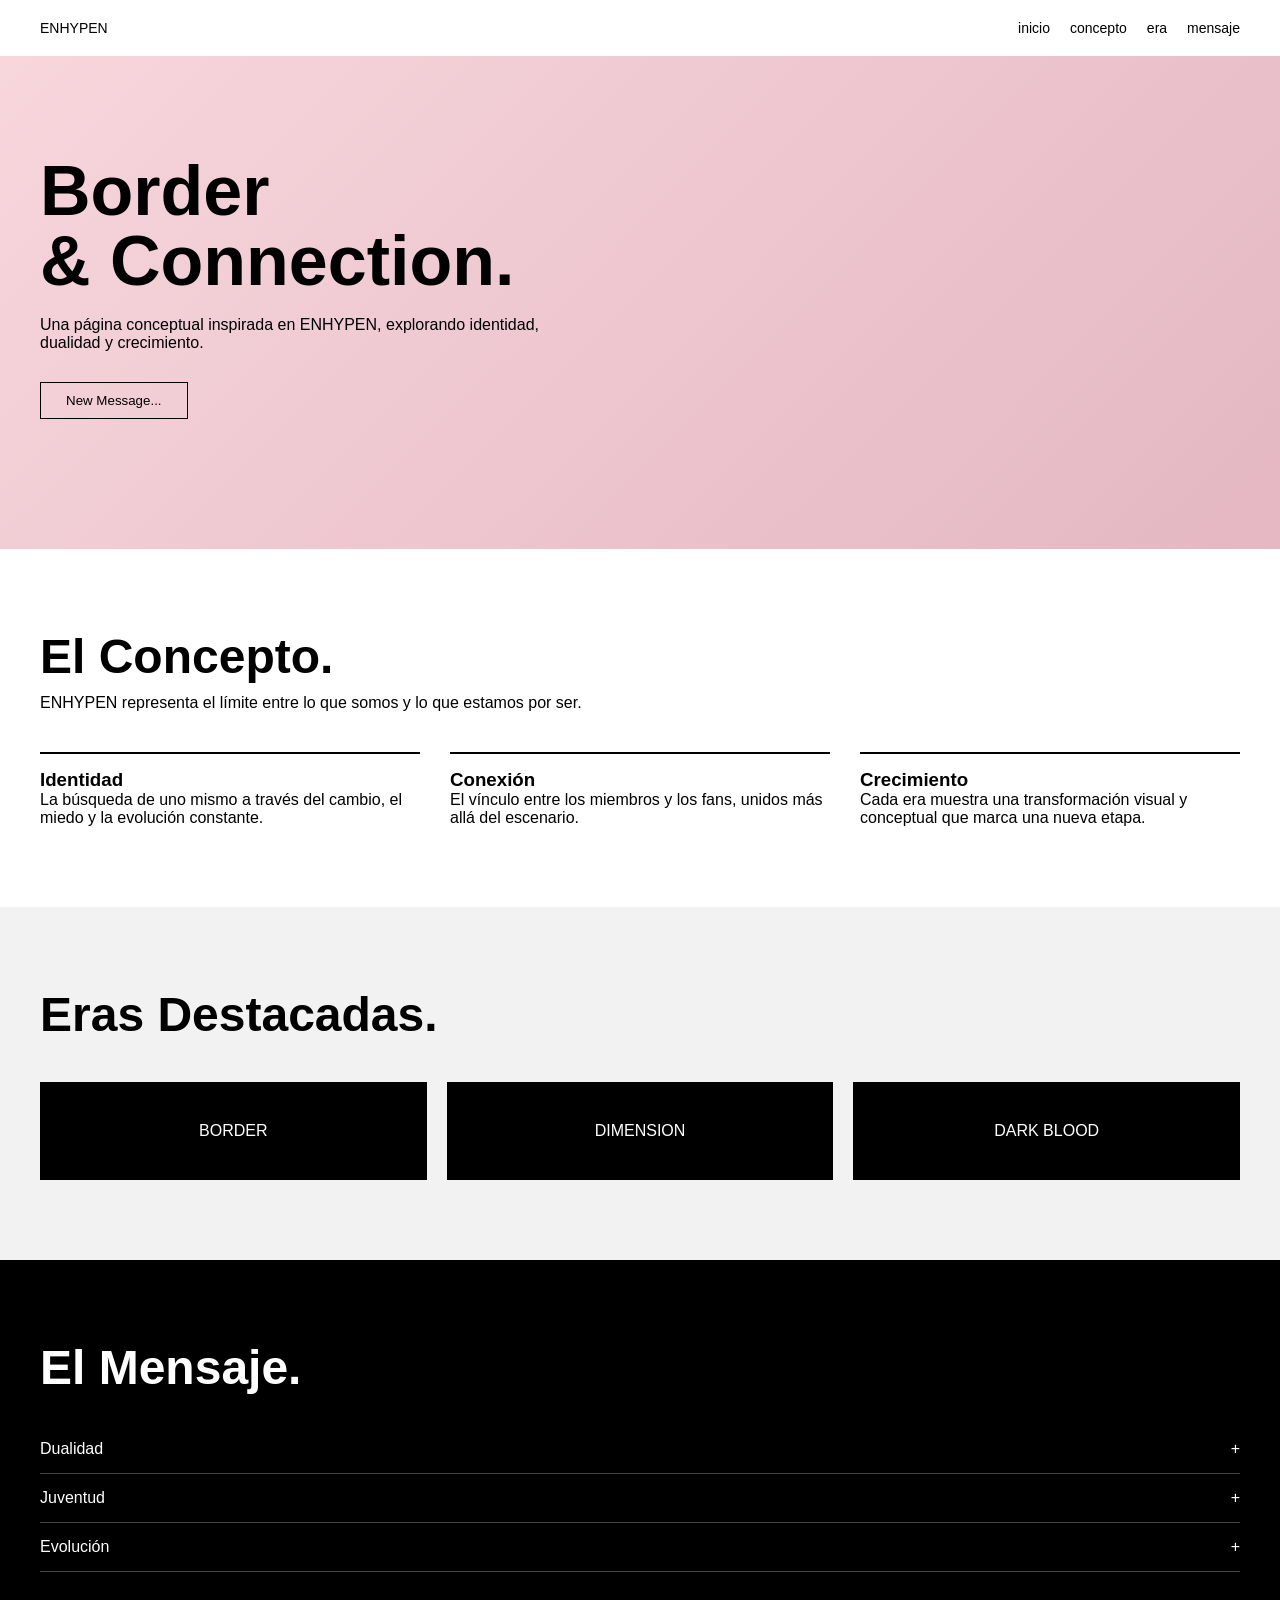
<file: Tarea_1/index.html>
<!DOCTYPE html>
<html lang="es">
<head>
    <meta charset="UTF-8">
    <title>ENHYPEN Concept</title>
    <link rel="stylesheet" href="styles.css">
</head>
<body>

    <nav>
        <span class="logo">ENHYPEN</span>
        <ul>
            <li><a href="#">inicio</a></li>
            <li><a href="#concepto">concepto</a></li>
            <li><a href="#era">era</a></li>
            <li><a href="#mensaje">mensaje</a></li>
        </ul>
    </nav>

    <section class="hero">
        <div class="hero-content">
            <h1>Border<br>& Connection.</h1>
            <p>
                Una página conceptual inspirada en ENHYPEN,
                explorando identidad, dualidad y crecimiento.
            </p>
            <button id="heroBtn">New Message...</button>
            <p id="dynamicText" class="dynamic-text"></p>
        </div>
    </section>

    <section id="concepto" class="work">
        <h2>El Concepto.</h2>
        <p class="subtitle">
            ENHYPEN representa el límite entre lo que somos y lo que estamos por ser.
        </p>

        <div class="work-grid">
            <div class="work-card">
                <h3>Identidad</h3>
                <p>
                    La búsqueda de uno mismo a través del cambio,
                    el miedo y la evolución constante.
                </p>
            </div>

            <div class="work-card">
                <h3>Conexión</h3>
                <p>
                    El vínculo entre los miembros y los fans,
                    unidos más allá del escenario.
                </p>
            </div>

            <div class="work-card">
                <h3>Crecimiento</h3>
                <p>
                    Cada era muestra una transformación visual
                    y conceptual que marca una nueva etapa.
                </p>
            </div>
        </div>
    </section>

    <section id="era" class="era">
        <h2>Eras Destacadas.</h2>
        <div class="era-grid">
            <div class="era-box">BORDER</div>
            <div class="era-box">DIMENSION</div>
            <div class="era-box">DARK BLOOD</div>
        </div>
    </section>


    <section id="mensaje" class="method">
        <h2>El Mensaje.</h2>
        <div class="accordion">

            <div class="item">
                <div class="title">Dualidad <span>+</span></div>
                <div class="content">
                    ENHYPEN explora la coexistencia entre luz y oscuridad.
                </div>
            </div>

            <div class="item">
                <div class="title">Juventud <span>+</span></div>
                <div class="content">
                    El proceso de crecer implica dudas, miedo y descubrimiento.
                </div>
            </div>

            <div class="item">
                <div class="title">Evolución <span>+</span></div>
                <div class="content">
                    Cada comeback representa una nueva versión de sí mismos.
                </div>
            </div>

        </div>
    </section>

    <script src="script.js"></script>
</body>
</html>
</file>
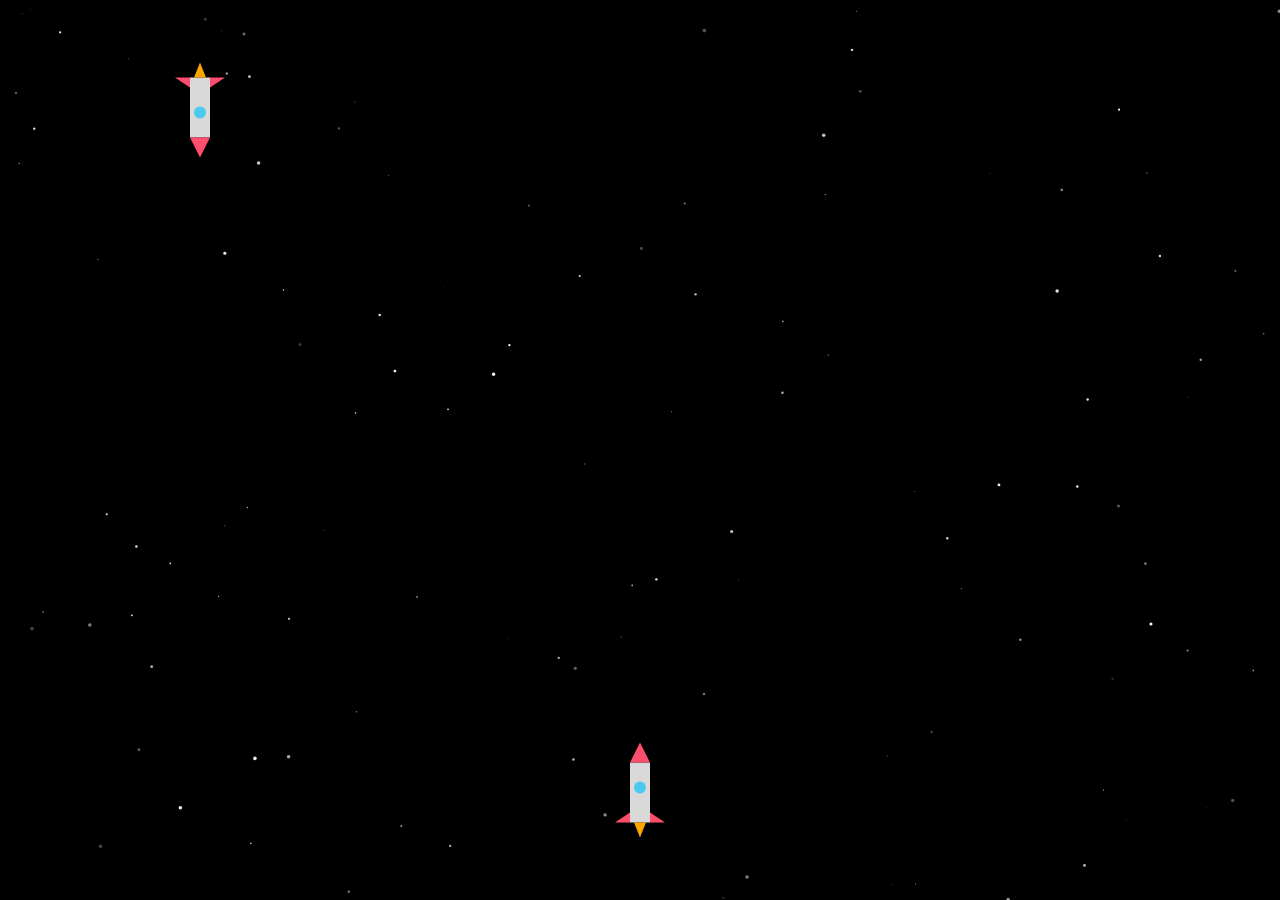
<file: Tarea_2/index.html>
<!DOCTYPE html>
<html lang="es">
<head>
  <meta charset="UTF-8" />
  <title>Canvas Estrellas</title>
  <link rel="stylesheet" href="style.css" />
</head>

<body>

<canvas id="stars"></canvas>

<script src="main.js"></script>
</body>
</html>
</file>
<file: Tarea_1/styles.css>
* {
    margin: 0;
    padding: 0;
    box-sizing: border-box;
}

body {
    font-family: Arial, Helvetica, sans-serif;
    background-color: #f7d6dc;
    color: #000;
}

nav {
    display: flex;
    justify-content: space-between;
    padding: 20px 40px;
    font-size: 14px;
    background-color: #fff;
}

nav ul {
    display: flex;
    list-style: none;
    gap: 20px;
}

nav a {
    text-decoration: none;
    color: black;
    transition: 0.3s;
}

nav a:hover {
    opacity: 0.6;
}

.hero {
    padding: 100px 40px;
    background: linear-gradient(135deg, #f7d6dc, #e4b7c2);
}

.hero h1 {
    font-size: 70px;
    line-height: 1;
    margin-bottom: 20px;
}

.hero p {
    max-width: 500px;
    margin-bottom: 30px;
}

.hero button {
    padding: 10px 25px;
    border: 1px solid black;
    background: transparent;
    cursor: pointer;
    transition: 0.3s;
}

.hero button:hover {
    background: black;
    color: white;
}

.dynamic-text {
    margin-top: 15px;
    font-style: italic;
}


.work {
    background-color: #fff;
    padding: 80px 40px;
}

.work h2 {
    font-size: 48px;
    margin-bottom: 10px;
}

.subtitle {
    margin-bottom: 40px;
}

.work-grid {
    display: grid;
    grid-template-columns: repeat(auto-fit, minmax(220px, 1fr));
    gap: 30px;
}

.work-card {
    border-top: 2px solid black;
    padding-top: 15px;
}


.era {
    padding: 80px 40px;
    background-color: #f2f2f2;
}

.era h2 {
    font-size: 48px;
    margin-bottom: 40px;
}

.era-grid {
    display: flex;
    gap: 20px;
}

.era-box {
    flex: 1;
    padding: 40px;
    background-color: black;
    color: white;
    text-align: center;
    transition: 0.3s;
    cursor: pointer;
}

.era-box:hover {
    background-color: #333;
}


.method {
    background-color: black;
    color: white;
    padding: 80px 40px;
}

.method h2 {
    font-size: 48px;
    margin-bottom: 30px;
}

.item {
    border-bottom: 1px solid #444;
}

.title {
    padding: 15px 0;
    cursor: pointer;
    display: flex;
    justify-content: space-between;
}

.content {
    max-height: 0;
    overflow: hidden;
    transition: 0.4s;
    font-size: 14px;
}
</file>
<file: Tarea_2/style.css>
body {
  margin: 0;
  overflow: hidden;
  background: black;
}

#stars {
  position: fixed;
  top: 0;
  left: 0;
  width: 100%;
  height: 100%;
  background: black;
  z-index: -1;
}
</file>
